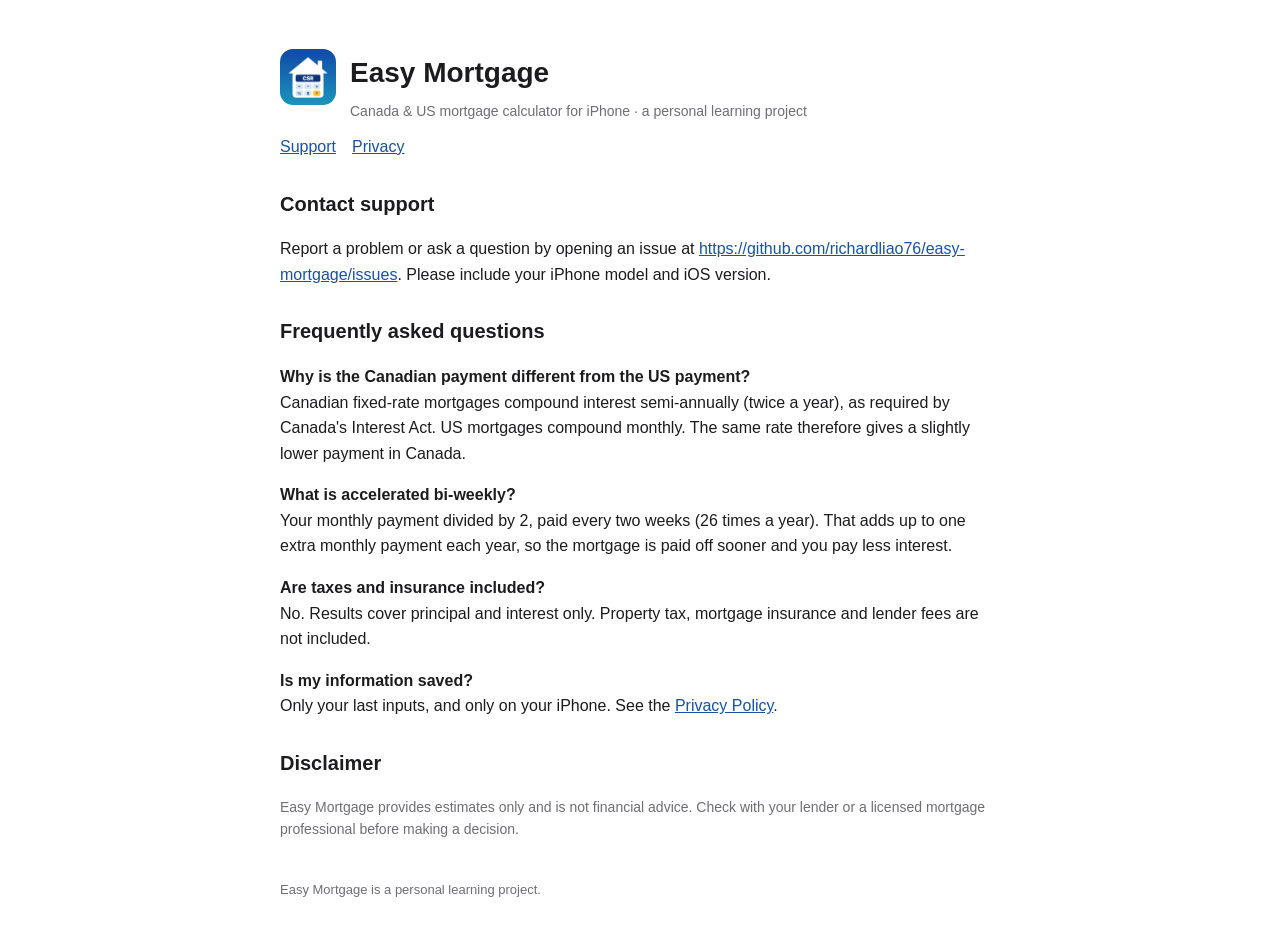
<file: index.html>
<!DOCTYPE html><html lang="en"><head><meta charset="utf-8"><meta name="viewport" content="width=device-width,initial-scale=1">
<title>Easy Mortgage – Support</title><link rel="stylesheet" href="style.css"></head><body>
<header><img src="icon.png" alt=""><div><h1>Easy Mortgage</h1><div class="muted">Canada &amp; US mortgage calculator for iPhone · a personal learning project</div></div></header>
<nav><a href="index.html">Support</a><a href="privacy.html">Privacy</a></nav>
<h2>Contact support</h2>
<p>Report a problem or ask a question by opening an issue at <a href="https://github.com/richardliao76/easy-mortgage/issues">https://github.com/richardliao76/easy-mortgage/issues</a>. Please include your iPhone model and iOS version.</p>
<h2>Frequently asked questions</h2>
<p><strong>Why is the Canadian payment different from the US payment?</strong><br>Canadian fixed-rate mortgages compound interest semi-annually (twice a year), as required by Canada's Interest Act. US mortgages compound monthly. The same rate therefore gives a slightly lower payment in Canada.</p>
<p><strong>What is accelerated bi-weekly?</strong><br>Your monthly payment divided by 2, paid every two weeks (26 times a year). That adds up to one extra monthly payment each year, so the mortgage is paid off sooner and you pay less interest.</p>
<p><strong>Are taxes and insurance included?</strong><br>No. Results cover principal and interest only. Property tax, mortgage insurance and lender fees are not included.</p>
<p><strong>Is my information saved?</strong><br>Only your last inputs, and only on your iPhone. See the <a href="privacy.html">Privacy Policy</a>.</p>
<h2>Disclaimer</h2>
<p class="muted">Easy Mortgage provides estimates only and is not financial advice. Check with your lender or a licensed mortgage professional before making a decision.</p>
<footer>Easy Mortgage is a personal learning project.</footer></body></html>
</file>
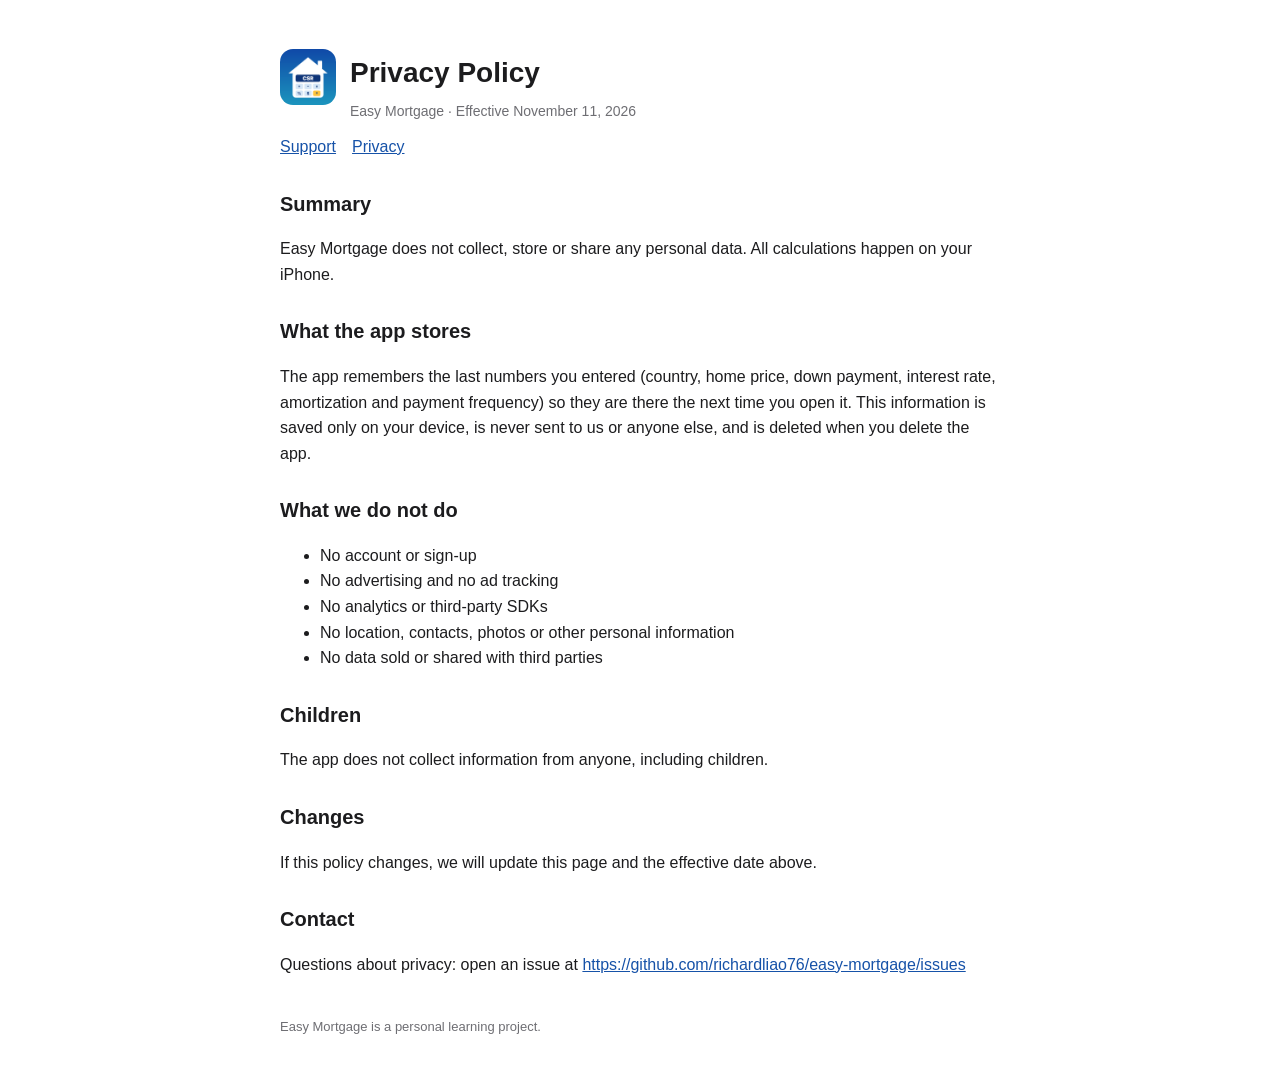
<file: privacy.html>
<!DOCTYPE html><html lang="en"><head><meta charset="utf-8"><meta name="viewport" content="width=device-width,initial-scale=1">
<title>Privacy Policy – Easy Mortgage</title><link rel="stylesheet" href="style.css"></head><body>
<header><img src="icon.png" alt=""><div><h1>Privacy Policy</h1><div class="muted">Easy Mortgage · Effective November 11, 2026</div></div></header>
<nav><a href="index.html">Support</a><a href="privacy.html">Privacy</a></nav>
<h2>Summary</h2>
<p>Easy Mortgage does not collect, store or share any personal data. All calculations happen on your iPhone.</p>
<h2>What the app stores</h2>
<p>The app remembers the last numbers you entered (country, home price, down payment, interest rate, amortization and payment frequency) so they are there the next time you open it. This information is saved only on your device, is never sent to us or anyone else, and is deleted when you delete the app.</p>
<h2>What we do not do</h2>
<ul><li>No account or sign-up</li><li>No advertising and no ad tracking</li><li>No analytics or third-party SDKs</li><li>No location, contacts, photos or other personal information</li><li>No data sold or shared with third parties</li></ul>
<h2>Children</h2>
<p>The app does not collect information from anyone, including children.</p>
<h2>Changes</h2>
<p>If this policy changes, we will update this page and the effective date above.</p>
<h2>Contact</h2>
<p>Questions about privacy: open an issue at <a href="https://github.com/richardliao76/easy-mortgage/issues">https://github.com/richardliao76/easy-mortgage/issues</a></p>
<footer>Easy Mortgage is a personal learning project.</footer></body></html>
</file>
<file: style.css>
body{font-family:-apple-system,BlinkMacSystemFont,"Segoe UI",Roboto,sans-serif;max-width:720px;margin:0 auto;padding:32px 20px;line-height:1.6;color:#1c1c1e;background:#fff}
h1{font-size:28px;margin-bottom:4px}h2{font-size:20px;margin-top:28px}
.muted{color:#6e6e73;font-size:14px}a{color:#1652a8}
header{display:flex;align-items:center;gap:14px;margin-bottom:12px}header img{width:56px;height:56px;border-radius:13px}
nav a{margin-right:16px}footer{margin-top:40px;color:#6e6e73;font-size:13px}
@media(prefers-color-scheme:dark){body{background:#000;color:#f2f2f7}.muted,footer{color:#98989d}a{color:#64a8ff}}
</file>
